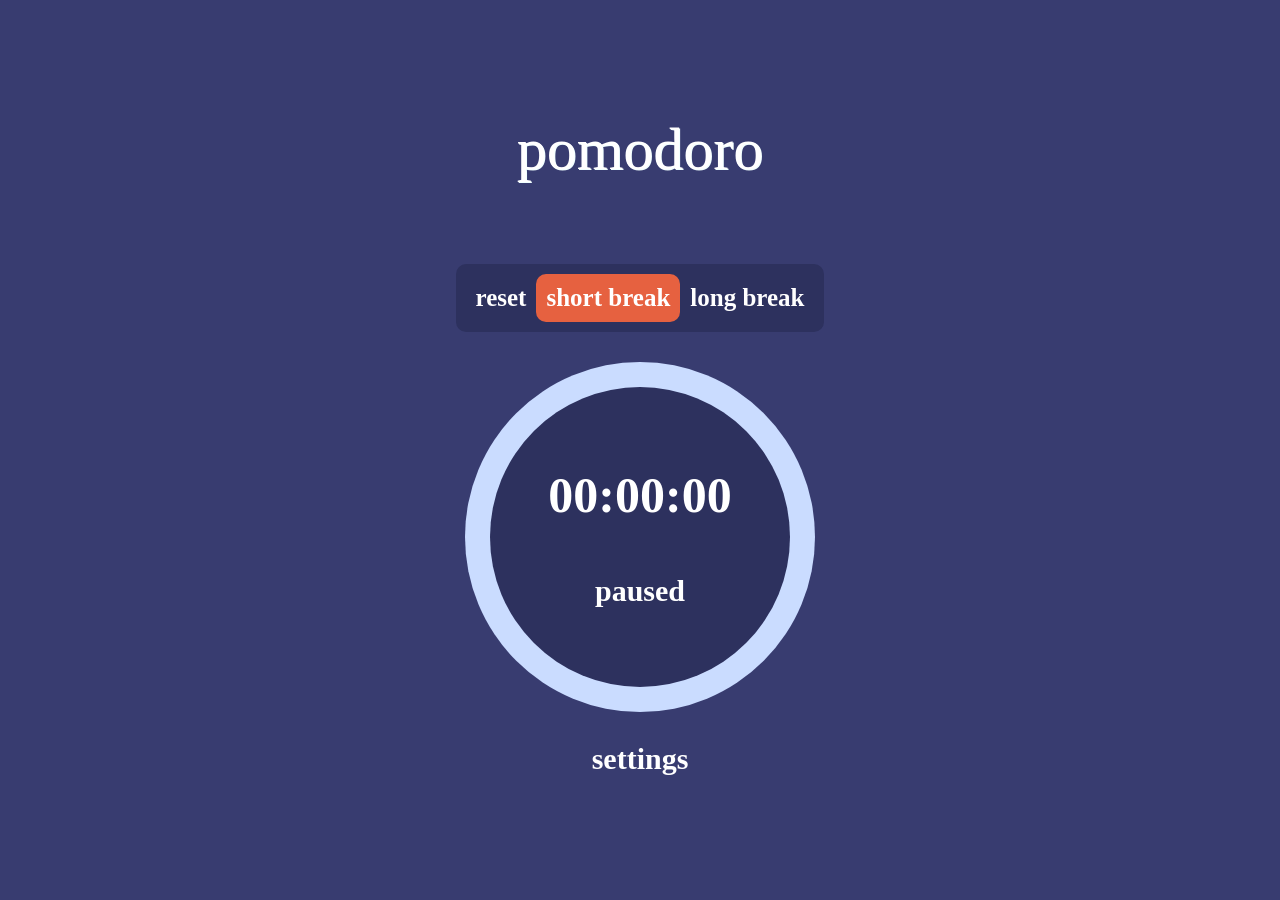
<file: index.html>
<!DOCTYPE html>
<html lang="en">
<head>
	<meta charset="UTF-8">
	<meta name="viewport" content="width=device-width, initial-scale=1.0">
	<title>Pomodoro App</title>
	<link rel="stylesheet" href="styles.css">
	<script defer src="script.js"></script>
</head>
<body>
	<h1>pomodoro</h1>
	
	<ul>
		<li class="reset">reset</li>
		<li class="short">short break</li>
		<li class="long">long break</li>
	</ul>

  	<div class="circle">
		<div class="inside">
			<p class="time">00:00:00</p>
			<p class="status">paused</p>
		</div>
	</div>

	<div class="settings">settings</div>
	<div class="options">
		<div>
			<label for="fill-color">fill color:</label>
			<input type="color" id="fill-color" class="fill-color-picker"/>
		</div>

		<div>
			<label for="pomodoro-time">pomodoro time (seconds):</label>
			<input id="pomodoro-time" class="pomodoro-time" type="number"/>
		</div>

		<div>
			<label for="short-time">short break time (seconds):</label>
			<input id="short-time" class="short-time" type="number"/>
		</div>

		<div>
			<label for="long-time">long break time (seconds):</label>
			<input id="long-time" class="long-time" type="number"/>
		</div>

		<button class="close-settings">close</button>
	</div>
</body>
</html>
</file>
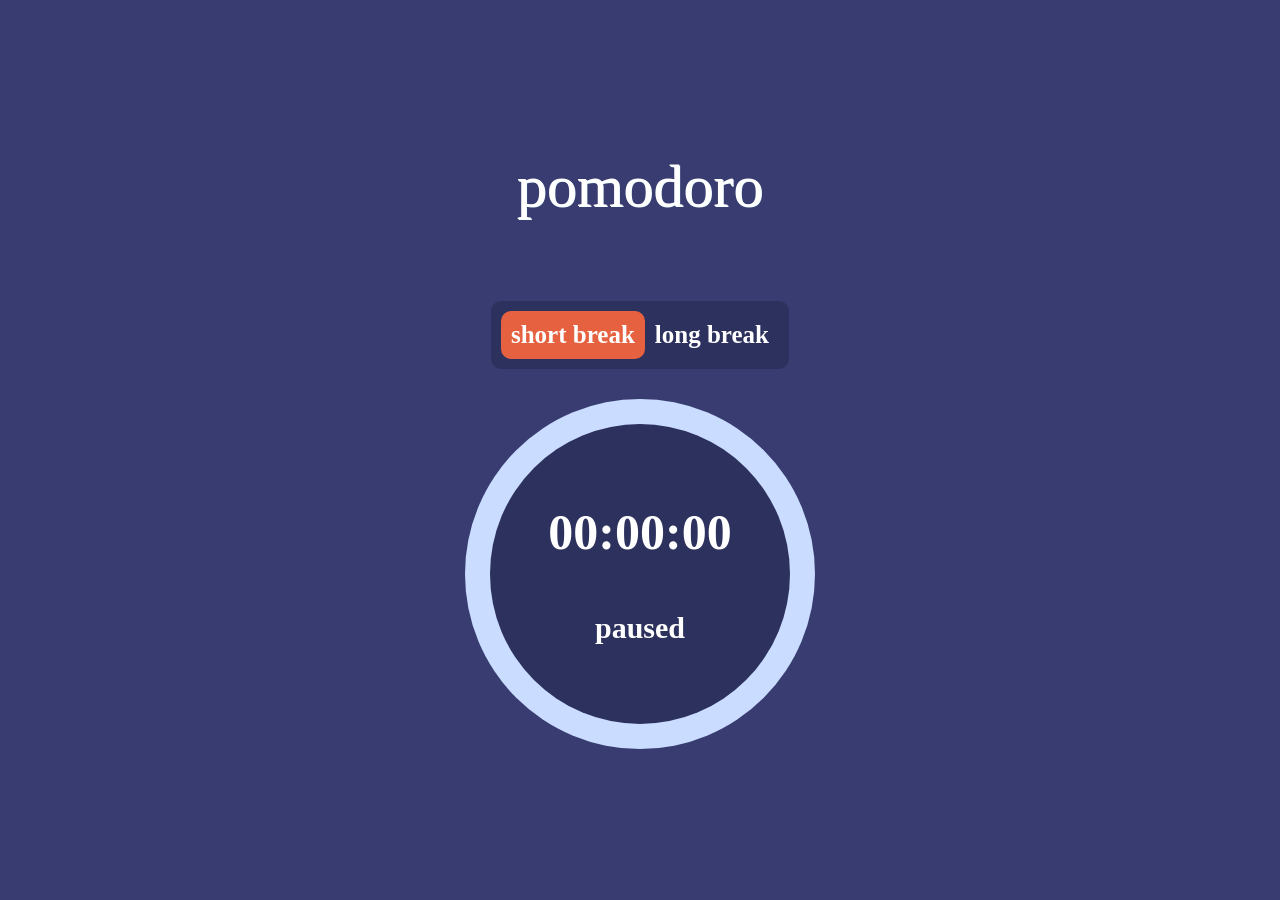
<file: scroll.html>
<!DOCTYPE html>
<html lang="en">
<head>
	<meta charset="UTF-8">
	<meta name="viewport" content="width=device-width, initial-scale=1.0">
	<title>Pomodoro App</title>
	<link rel="stylesheet" href="styles.css">
	<script defer src="script.js"></script>
</head>
<body>
	<h1>pomodoro</h1>
	
	<ul>
		<li class="short">short break</li>
		<li class="long">long break</li>
	</ul>

  	<div class="circle">
		<div class="inside">
			<p class="time">00:00:00</p>
			<p class="status">paused</p>
		</div>
	</div>
</body>
</html>
</file>
<file: styles.css>
* {
  padding: 0;
  margin: 0;
  font-size: 62.5%;
  -webkit-box-sizing: border-box;
          box-sizing: border-box;
  font-family: "Times New Roman", Times, serif;
}

@media (max-width: 768px) {
  * {
    font-size: 45%;
  }
}

body {
  display: -webkit-box;
  display: -ms-flexbox;
  display: flex;
  height: 100vh;
  -webkit-box-pack: center;
      -ms-flex-pack: center;
          justify-content: center;
  -webkit-box-align: center;
      -ms-flex-align: center;
          align-items: center;
  -webkit-box-orient: vertical;
  -webkit-box-direction: normal;
      -ms-flex-direction: column;
          flex-direction: column;
  background-color: #383c70;
  position: relative;
}

body h1 {
  font-size: 6rem;
  color: white;
  font-weight: lighter;
  text-shadow: 1px 1px azure;
  margin-bottom: 5rem;
}

body ul {
  display: -webkit-box;
  display: -ms-flexbox;
  display: flex;
  font-size: 4rem;
  list-style: none;
  background-color: #2d315e;
  border-radius: 10px;
  padding: 1rem;
  margin: 3rem;
}

body ul li {
  border-radius: 10px;
  padding: 1rem;
  cursor: pointer;
  color: white;
  font-weight: bold;
}

body ul li:hover {
  background-color: #e66140;
}

body .circle {
  display: -webkit-box;
  display: -ms-flexbox;
  display: flex;
  -webkit-box-pack: center;
      -ms-flex-pack: center;
          justify-content: center;
  -webkit-box-align: center;
      -ms-flex-align: center;
          align-items: center;
  height: 35rem;
  width: 35rem;
  border-radius: 50%;
  background: #cadcff;
}

body .circle .inside {
  display: -webkit-box;
  display: -ms-flexbox;
  display: flex;
  -webkit-box-pack: center;
      -ms-flex-pack: center;
          justify-content: center;
  -webkit-box-align: center;
      -ms-flex-align: center;
          align-items: center;
  -webkit-box-orient: vertical;
  -webkit-box-direction: normal;
      -ms-flex-direction: column;
          flex-direction: column;
  background-color: #2d315e;
  height: 30rem;
  width: 30rem;
  border-radius: 50%;
  cursor: pointer;
}

body .circle .inside .time {
  font-size: 5rem;
  color: white;
  font-weight: bold;
}

body .circle .inside .status {
  font-size: 3rem;
  color: white;
  font-weight: bold;
}

body .circle .inside p + p {
  margin-top: 5rem;
}

body .circle .inside:hover {
  background-color: #e66140;
}

@-webkit-keyframes fill {
  0% {
    -webkit-transform: translate(0%);
            transform: translate(0%);
  }
  100% {
    -webkit-transform: translate(100%);
            transform: translate(100%);
  }
}

@keyframes fill {
  0% {
    -webkit-transform: translate(0%);
            transform: translate(0%);
  }
  100% {
    -webkit-transform: translate(100%);
            transform: translate(100%);
  }
}

body .settings {
  margin-top: 2rem;
  font-size: 3rem;
  color: white;
  font-weight: bold;
  border-radius: 10px;
  padding: 1rem;
  cursor: pointer;
}

body .settings:hover {
  background-color: #e66140;
}

body .options {
  visibility: hidden;
  position: absolute;
  height: 40rem;
  width: 35rem;
  background-color: #2d315e;
  display: -webkit-box;
  display: -ms-flexbox;
  display: flex;
  -webkit-box-pack: center;
      -ms-flex-pack: center;
          justify-content: center;
  -webkit-box-align: center;
      -ms-flex-align: center;
          align-items: center;
  -webkit-box-orient: vertical;
  -webkit-box-direction: normal;
      -ms-flex-direction: column;
          flex-direction: column;
  border: solid white 1px;
  border-radius: 20px;
}

body .options div input, body .options div label {
  margin: 1rem;
  font-size: 2rem;
}

body .options div label {
  color: white;
}

body .options button {
  margin: 2rem;
  font-size: 3rem;
  padding-inline: 1rem;
}
/*# sourceMappingURL=styles.css.map */
</file>
